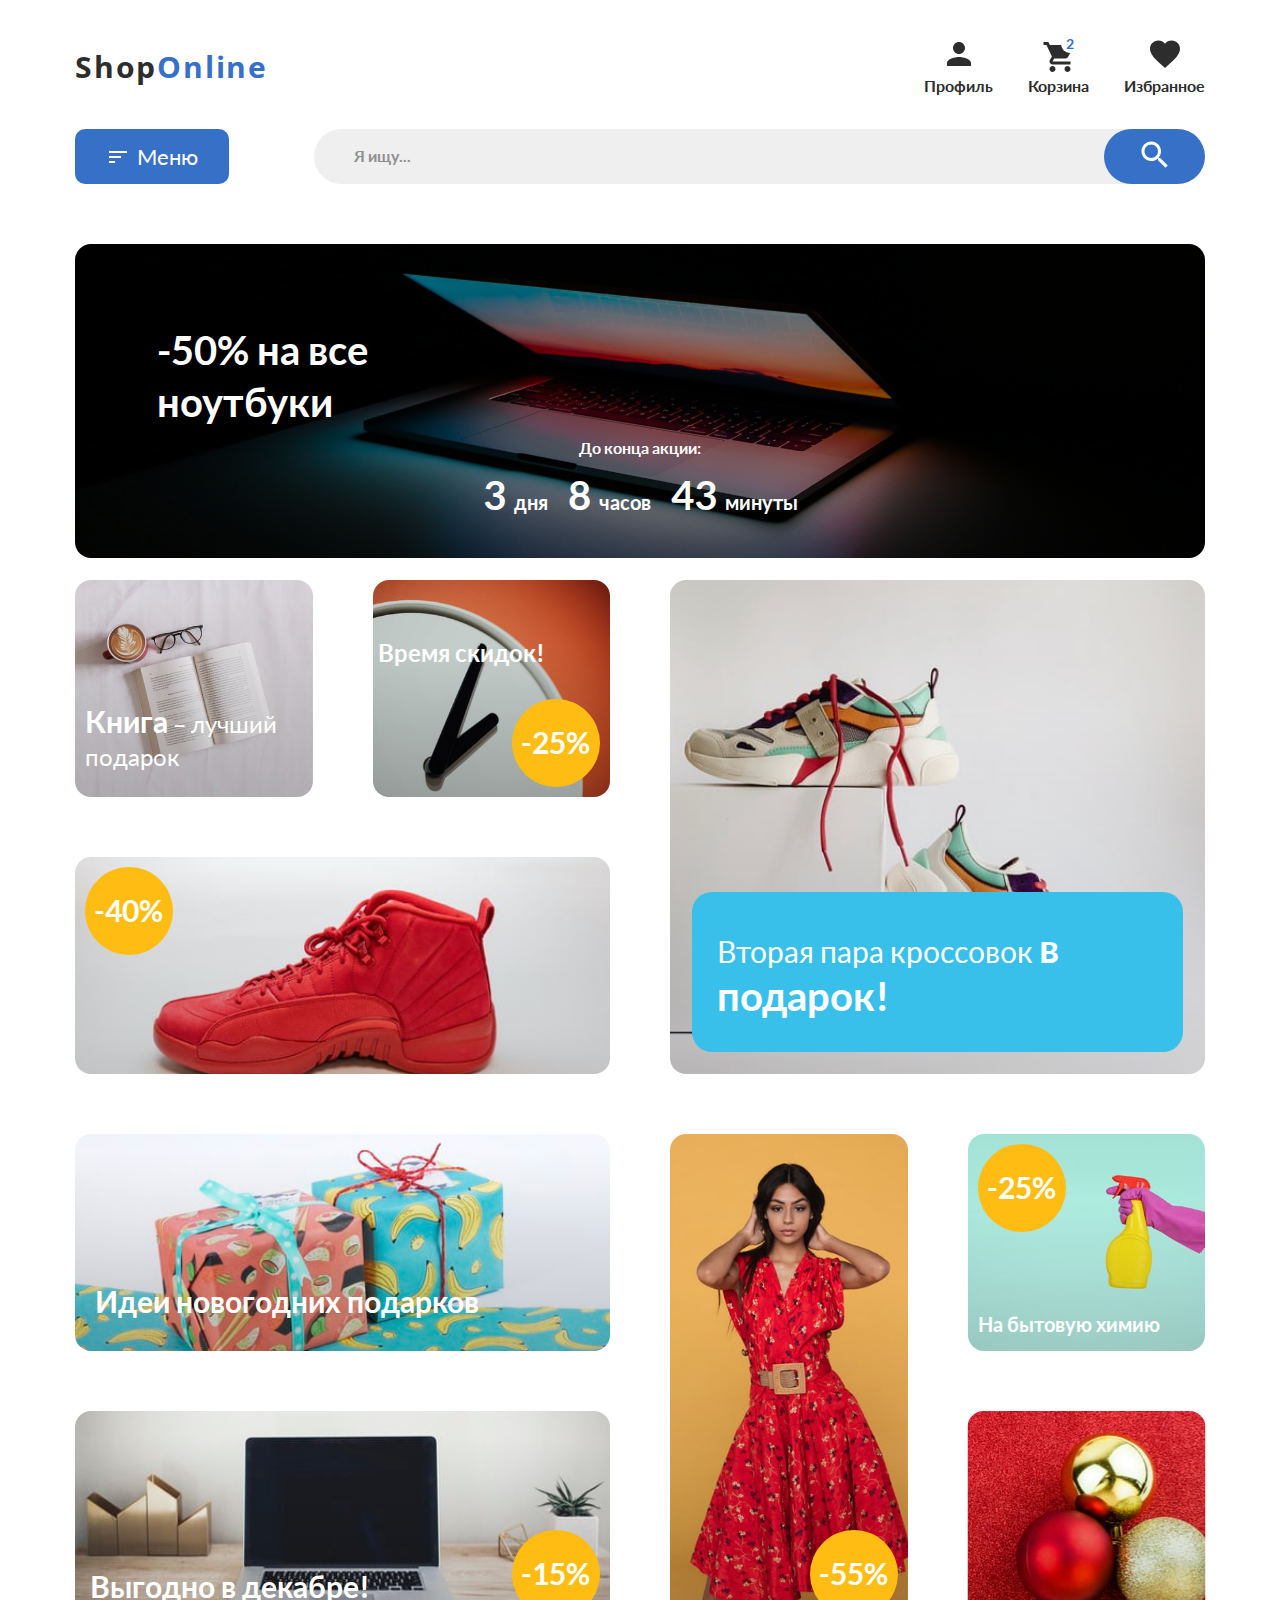
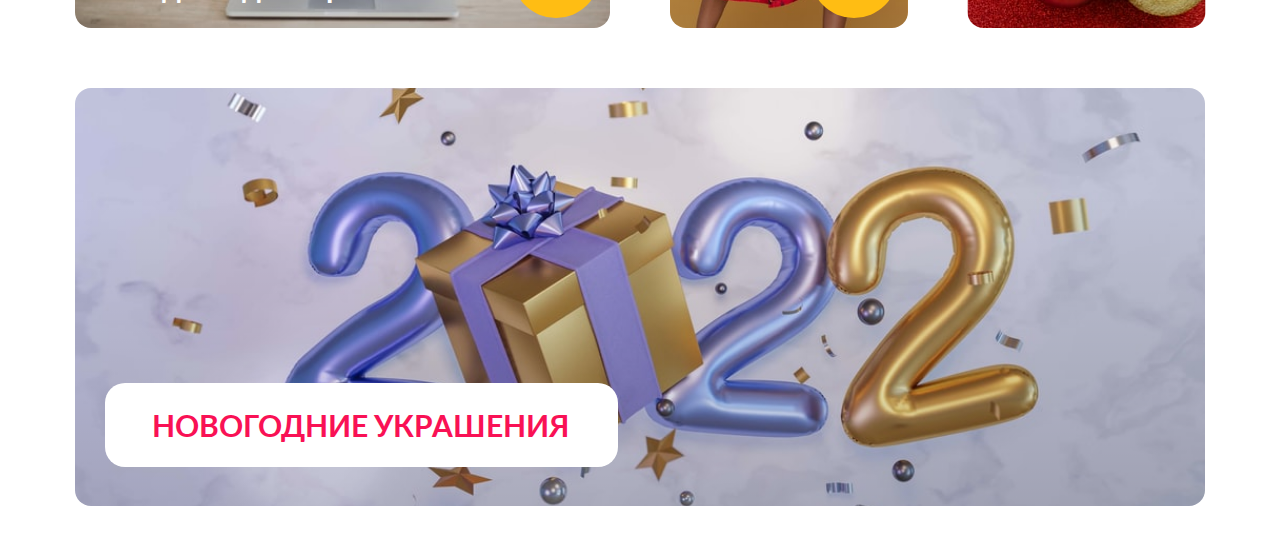
<file: index.html>
<!DOCTYPE html>
<html lang="ru">

<head>
  <meta charset="UTF-8">
  <meta name="viewport" content="width=device-width, initial-scale=1.0">
  <link rel="preload" href="fonts/Open-Sans/OpenSans-Bold.ttf" as="font" type="font/ttf" crossorigin>
  <link rel="preload" href="fonts/Lato/Lato-Regular.ttf" as="font" type="font/ttf" crossorigin>
  <link rel="preload" href="fonts/Lato/lato-regular.woff2" as="font" type="font/woff2" crossorigin>
  <link rel="preload" href="fonts/Lato/lato-regular.woff" as="font" type="font/woff" crossorigin>
  <link rel="preload" href="fonts/Lato/Lato-Bold.ttf" as="font" type="font/ttf" crossorigin>
  <link rel="preload" href="fonts/Lato/lato-bold.woff2" as="font" type="font/woff2" crossorigin>
  <link rel="preload" href="fonts/Lato/lato-bold.woff" as="font" as="font" type="font/woff" crossorigin>
  <link rel="stylesheet" href="css/normalize.css">
  <link rel="stylesheet" href="css/style.css">
  <title>ShopOnline</title>
</head>

<body>
  <header class="header">
    <div class="container header__container">
      <p class="header__logo">
        Shop<span class="header__logo-excerpt">Online</span>
      </p>

      <button class="header__button">
        <svg class="header__button-svg" xmlns="http://www.w3.org/2000/svg" width="24" height="24" viewBox="0 0 24 24"
          fill="none">
          <path d="M3 18H9V16H3V18ZM3 6V8H21V6H3ZM3 13H15V11H3V13Z" fill="currentColor" />
        </svg>
        <span class="header__button-text">Меню</span>
      </button>

      <form class="header__search" action="">
        <input class="header__input" type="search" name="search" placeholder="Я ищу...">
        <button class="header__btn" type="submit">
          <svg class="header__btn-svg" xmlns="http://www.w3.org/2000/svg" width="20" height="20" viewBox="0 0 20 20"
            fill="none">
            <path
              d="M12.9167 11.6667H12.2583L12.025 11.4417C12.8417 10.4917 13.3333 9.25833 13.3333 7.91667C13.3333 4.925 10.9083 2.5 7.91667 2.5C4.925 2.5 2.5 4.925 2.5 7.91667C2.5 10.9083 4.925 13.3333 7.91667 13.3333C9.25833 13.3333 10.4917 12.8417 11.4417 12.025L11.6667 12.2583V12.9167L15.8333 17.075L17.075 15.8333L12.9167 11.6667ZM7.91667 11.6667C5.84167 11.6667 4.16667 9.99167 4.16667 7.91667C4.16667 5.84167 5.84167 4.16667 7.91667 4.16667C9.99167 4.16667 11.6667 5.84167 11.6667 7.91667C11.6667 9.99167 9.99167 11.6667 7.91667 11.6667Z"
              fill="white" />
          </svg>
        </button>
      </form>

      <nav class="header__nav">
        <a class="header__link" href="">
          <svg class="header__svg" xmlns="http://www.w3.org/2000/svg" width="36" height="36" viewBox="0 0 36 36"
            fill="none">
            <path
              d="M18 18C21.315 18 24 15.315 24 12C24 8.685 21.315 6 18 6C14.685 6 12 8.685 12 12C12 15.315 14.685 18 18 18ZM18 21C13.995 21 6 23.01 6 27V30H30V27C30 23.01 22.005 21 18 21Z"
              fill="currentColor" />
          </svg>
          <span class="header__link-text">Профиль</span>
        </a>

        <a class="header__link header__link-count" href="">
          <svg class="header__link-svg" xmlns="http://www.w3.org/2000/svg" width="31" height="30" viewBox="0 0 31 30"
            fill="none">
            <path
              d="M9.5 24C7.85 24 6.515 25.35 6.515 27C6.515 28.65 7.85 30 9.5 30C11.15 30 12.5 28.65 12.5 27C12.5 25.35 11.15 24 9.5 24ZM0.5 0V3H3.5L8.9 14.385L6.875 18.06C6.635 18.48 6.5 18.975 6.5 19.5C6.5 21.15 7.85 22.5 9.5 22.5H27.5V19.5H10.13C9.92 19.5 9.755 19.335 9.755 19.125L9.8 18.945L11.15 16.5H22.325C23.45 16.5 24.44 15.885 24.95 14.955L30.32 5.22C30.44 5.01 30.5 4.755 30.5 4.5C30.5 3.675 29.825 3 29 3H6.815L5.405 0H0.5ZM24.5 24C22.85 24 21.515 25.35 21.515 27C21.515 28.65 22.85 30 24.5 30C26.15 30 27.5 28.65 27.5 27C27.5 25.35 26.15 24 24.5 24Z"
              fill="currentColor" />
          </svg>
          <span class="header__link-text">Корзина</span>
          <span class="header__link-num">2</span>
        </a>

        <a class="header__link" href="">
          <svg class="header__svg" xmlns="http://www.w3.org/2000/svg" width="36" height="36" viewBox="0 0 36 36"
            fill="none">
            <path
              d="M18 32.025L15.825 30.045C8.1 23.04 3 18.42 3 12.75C3 8.13 6.63 4.5 11.25 4.5C13.86 4.5 16.365 5.715 18 7.635C19.635 5.715 22.14 4.5 24.75 4.5C29.37 4.5 33 8.13 33 12.75C33 18.42 27.9 23.04 20.175 30.06L18 32.025Z"
              fill="currentColor" />
          </svg>
          <span class="header__link-text">Избранное</span>
        </a>
      </nav>
    </div>
  </header>

  <main>
    <section class="discount">
      <div class="container discount__container">
        <div class="discount__content">

          <h1 class="discount__title">-50% на все ноутбуки</h1>

          <div class="discount__box">
            <p class="discount__text">До конца акции:</p>

            <ul class="discount__list">
              <li class="discount__item">
                <p class="discount__item-num">3
                  <span class="discount__item-text">дня</span>
                </p>
              </li>

              <li class="discount__item">
                <p class="discount__item-num">8
                  <span class="discount__item-text">часов</span>
                </p>
              </li>

              <li class="discount__item">
                <p class="discount__item-num">43
                  <span class="discount__item-text">минуты</span>
                </p>
              </li>
            </ul>

          </div>

        </div>
      </div>
    </section>

    <section class="catalog">
      <div class="container container__catalog">
        <ul class="catalog__list">
          <li class="catalog__item catalog__item_type_book">
            <p class="catalog__item-text"><span class="catalog__item-excerpt">Книга</span> – лучший подарок</p>
          </li>

          <li class="catalog__item catalog__item_type_time">
            <p class="catalog__item-desc">Время скидок!</p>
            <p class="catalog__item-num catalog__item-num_sale_down">-25%</p>
          </li>

          <li class="catalog__item catalog__item_type_sneaker">
            <p class="catalog__item-num catalog__item-num_sale_up">-40%</p>
          </li>

          <li class="catalog__item catalog__item_type_sneakers">
            <p class="catalog__item-text catalog__item-text_big_blue">Вторая пара кроссовок <span
                class="catalog__item-excerpt catalog__item-excerpt-lg"> в подарок!</span></p>
          </li>

          <li class="catalog__item catalog__item_type_present">
            <p class="catalog__item-text-lg">Идеи новогодних подарков</p>
          </li>

          <li class="catalog__item catalog__item_type_notebook">
            <p class="catalog__item-text-lg">Выгодно в декабре!</p>
            <p class="catalog__item-num catalog__item-num_sale_down">-15%</p>
          </li>

          <li class="catalog__item catalog__item_type_chemistry">
            <!-- <img class="catalog__item-img" src="img/Chemistry.jpeg" alt="Химия"> -->
            <p class="catalog__item-num catalog__item-num_sale_up">-25%</p>
            <p class="catalog__item-text-lg catalog__item-text-small">На бытовую химию</p>
          </li>

          <li class="catalog__item catalog__item_type_toys">
          </li>

          <li class="catalog__item catalog__item_type_cloth">
            <p class="catalog__item-num catalog__item-num_sale_down">-55%</p>
          </li>

          <li class="catalog__item catalog__item_type_new-year">
            <p class="catalog__item-text catalog__item-text_big_white">Новогодние украшения</p>
          </li>

        </ul>
      </div>
    </section>
  </main>
</body>

</html>
</file>
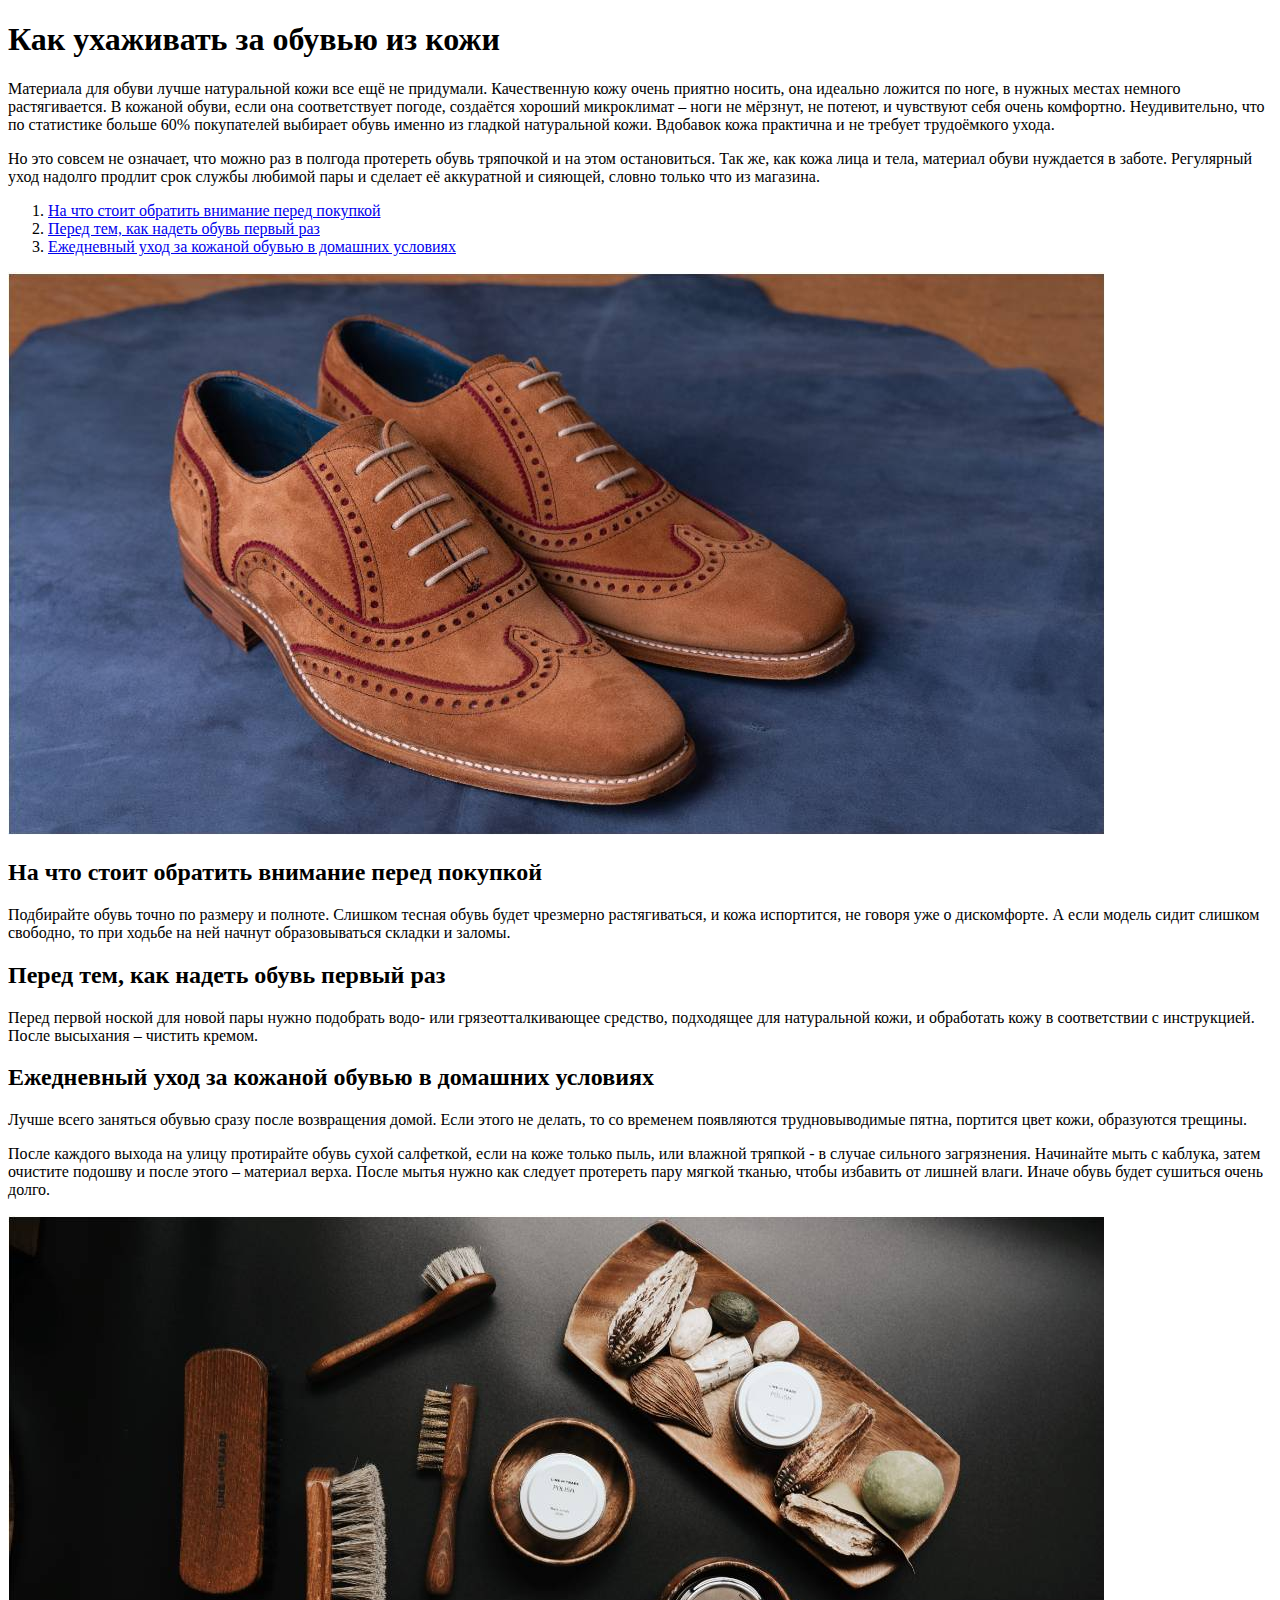
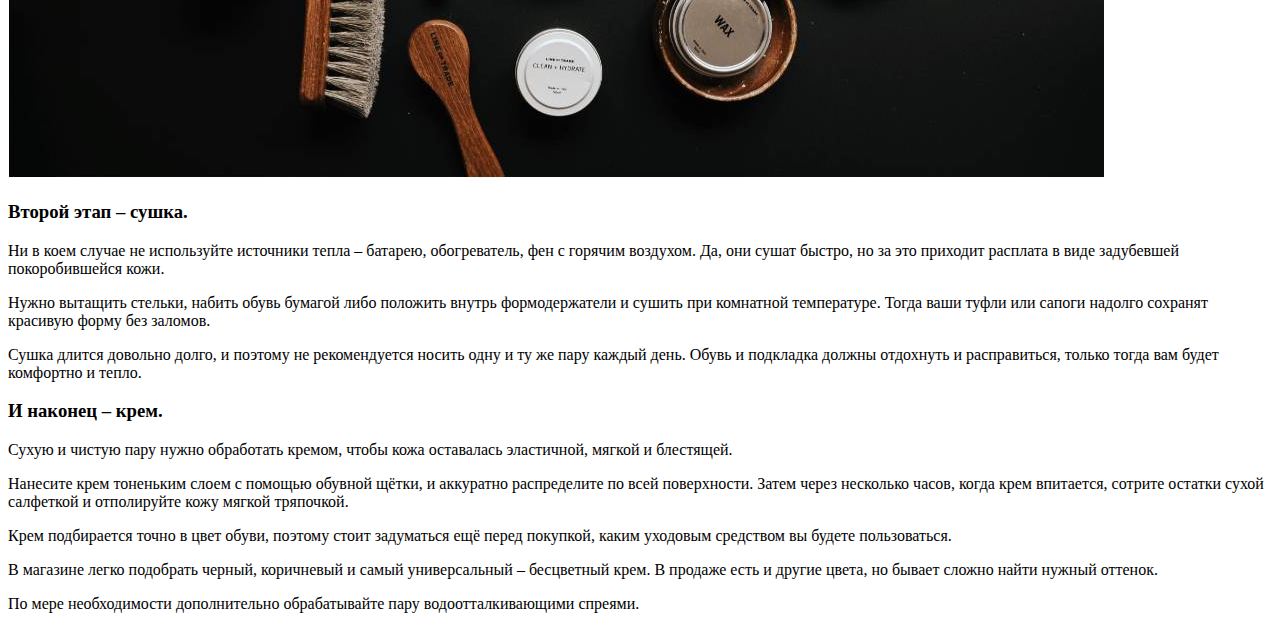
<file: article.html>
<!DOCTYPE html>
<html lang="ru">

<head>
  <meta charset="UTF-8" />
  <meta name="viewport" content="width=device-width, initial-scale=1.0" />
  <title>ShopOnline</title>
</head>

<body>
  <div class="wrapper">
    <article class="article-main">
      <h1 class="main__title">Как ухаживать за обувью из кожи</h1>
      <p class="main__text">
        Материала для обуви лучше натуральной кожи все ещё не придумали.
        Качественную кожу очень приятно носить, она идеально ложится по ноге,
        в нужных местах немного растягивается. В кожаной обуви, если она
        соответствует погоде, создаётся хороший микроклимат – ноги не мёрзнут,
        не потеют, и чувствуют себя очень комфортно. Неудивительно, что по
        статистике больше 60% покупателей выбирает обувь именно из гладкой
        натуральной кожи. Вдобавок кожа практична и не требует трудоёмкого
        ухода.
      </p>
      <p class="main__text">
        Но это совсем не означает, что можно раз в полгода протереть обувь
        тряпочкой и на этом остановиться. Так же, как кожа лица и тела,
        материал обуви нуждается в заботе. Регулярный уход надолго продлит
        срок службы любимой пары и сделает её аккуратной и сияющей, словно
        только что из магазина.
      </p>
      <nav class="navigation">
        <ol class="navigation__list">
          <li class="navigation__item">
            <a class="navigation__link" href="#content-purchase">На что стоит обратить внимание перед покупкой</a>
          </li>
          <li class="navigation__item">
            <a class="navigation__link" href="#content-first">Перед тем, как надеть обувь первый раз</a>
          </li>
          <li class="navigation__item">
            <a class="navigation__link" href="#content-home">Ежедневный уход за кожаной обувью в домашних условиях</a>
          </li>
        </ol>
      </nav>

      <div class="container">
        <section class="section" id="content-purchase">
          <img class="main__img" src="img/shoes.jpg" alt="Обувь" />
          <h2 class="section__title">
            На что стоит обратить внимание перед покупкой
          </h2>
          <p class="main__text">
            Подбирайте обувь точно по размеру и полноте. Слишком тесная обувь
            будет чрезмерно растягиваться, и кожа испортится, не говоря уже о
            дискомфорте. А если модель сидит слишком свободно, то при ходьбе
            на ней начнут образовываться складки и заломы.
          </p>
        </section>

        <section class="section" id="content-first">
          <h2 class="section__title">
            Перед тем, как надеть обувь первый раз
          </h2>
          <p class="main__text">
            Перед первой ноской для новой пары нужно подобрать водо- или
            грязеотталкивающее средство, подходящее для натуральной кожи, и
            обработать кожу в соответствии с инструкцией. После высыхания –
            чистить кремом.
          </p>
        </section>

        <section class="section" id="content-home">
          <h2 class="section__title">
            Ежедневный уход за кожаной обувью в домашних условиях
          </h2>
          <p class="main__text">
            Лучше всего заняться обувью сразу после возвращения домой. Если
            этого не делать, то со временем появляются трудновыводимые пятна,
            портится цвет кожи, образуются трещины.
          </p>
          <p class="main__text">
            После каждого выхода на улицу протирайте обувь сухой салфеткой,
            если на коже только пыль, или влажной тряпкой - в случае сильного
            загрязнения. Начинайте мыть с каблука, затем очистите подошву и
            после этого – материал верха. После мытья нужно как следует
            протереть пару мягкой тканью, чтобы избавить от лишней влаги.
            Иначе обувь будет сушиться очень долго.
          </p>

          <section class="section">
            <img class="main__img" src="img/brush.jpg" alt="Щетки" />
            <h3 class="section__subtitle">Второй этап – сушка.</h3>
            <p class="section__text">
              Ни в коем случае не используйте источники тепла – батарею,
              обогреватель, фен с горячим воздухом. Да, они сушат быстро, но
              за это приходит расплата в виде задубевшей покоробившейся кожи.
            </p>
            <p class="section__text">
              Нужно вытащить стельки, набить обувь бумагой либо положить
              внутрь формодержатели и сушить при комнатной температуре. Тогда
              ваши туфли или сапоги надолго сохранят красивую форму без
              заломов.
            </p>
            <p class="section__text">
              Сушка длится довольно долго, и поэтому не рекомендуется носить
              одну и ту же пару каждый день. Обувь и подкладка должны
              отдохнуть и расправиться, только тогда вам будет комфортно и
              тепло.
            </p>
          </section>

          <section class="section">
            <h3 class="section__subtitle">И наконец – крем.</h3>
            <p class="section__text">
              Сухую и чистую пару нужно обработать кремом, чтобы кожа
              оставалась эластичной, мягкой и блестящей.
            </p>
            <p class="section__text">
              Нанесите крем тоненьким слоем с помощью обувной щётки, и
              аккуратно распределите по всей поверхности. Затем через
              несколько часов, когда крем впитается, сотрите остатки сухой
              салфеткой и отполируйте кожу мягкой тряпочкой.
            </p>
            <p class="section__text">
              Крем подбирается точно в цвет обуви, поэтому стоит задуматься
              ещё перед покупкой, каким уходовым средством вы будете
              пользоваться.
            </p>
            <p class="section__text">
              В магазине легко подобрать черный, коричневый и самый
              универсальный – бесцветный крем. В продаже есть и другие цвета,
              но бывает сложно найти нужный оттенок.
            </p>
            <p class="section__text">
              По мере необходимости дополнительно обрабатывайте пару
              водоотталкивающими спреями.
            </p>
          </section>
        </section>
      </div>
    </article>
  </div>
</body>

</html>
</file>
<file: css/style.css>
@import url(fonts.css);
@import url(global.css);
@import url(var.css);
@import url(header.css);
@import url(discount.css);
@import url(catalog.css);
</file>
